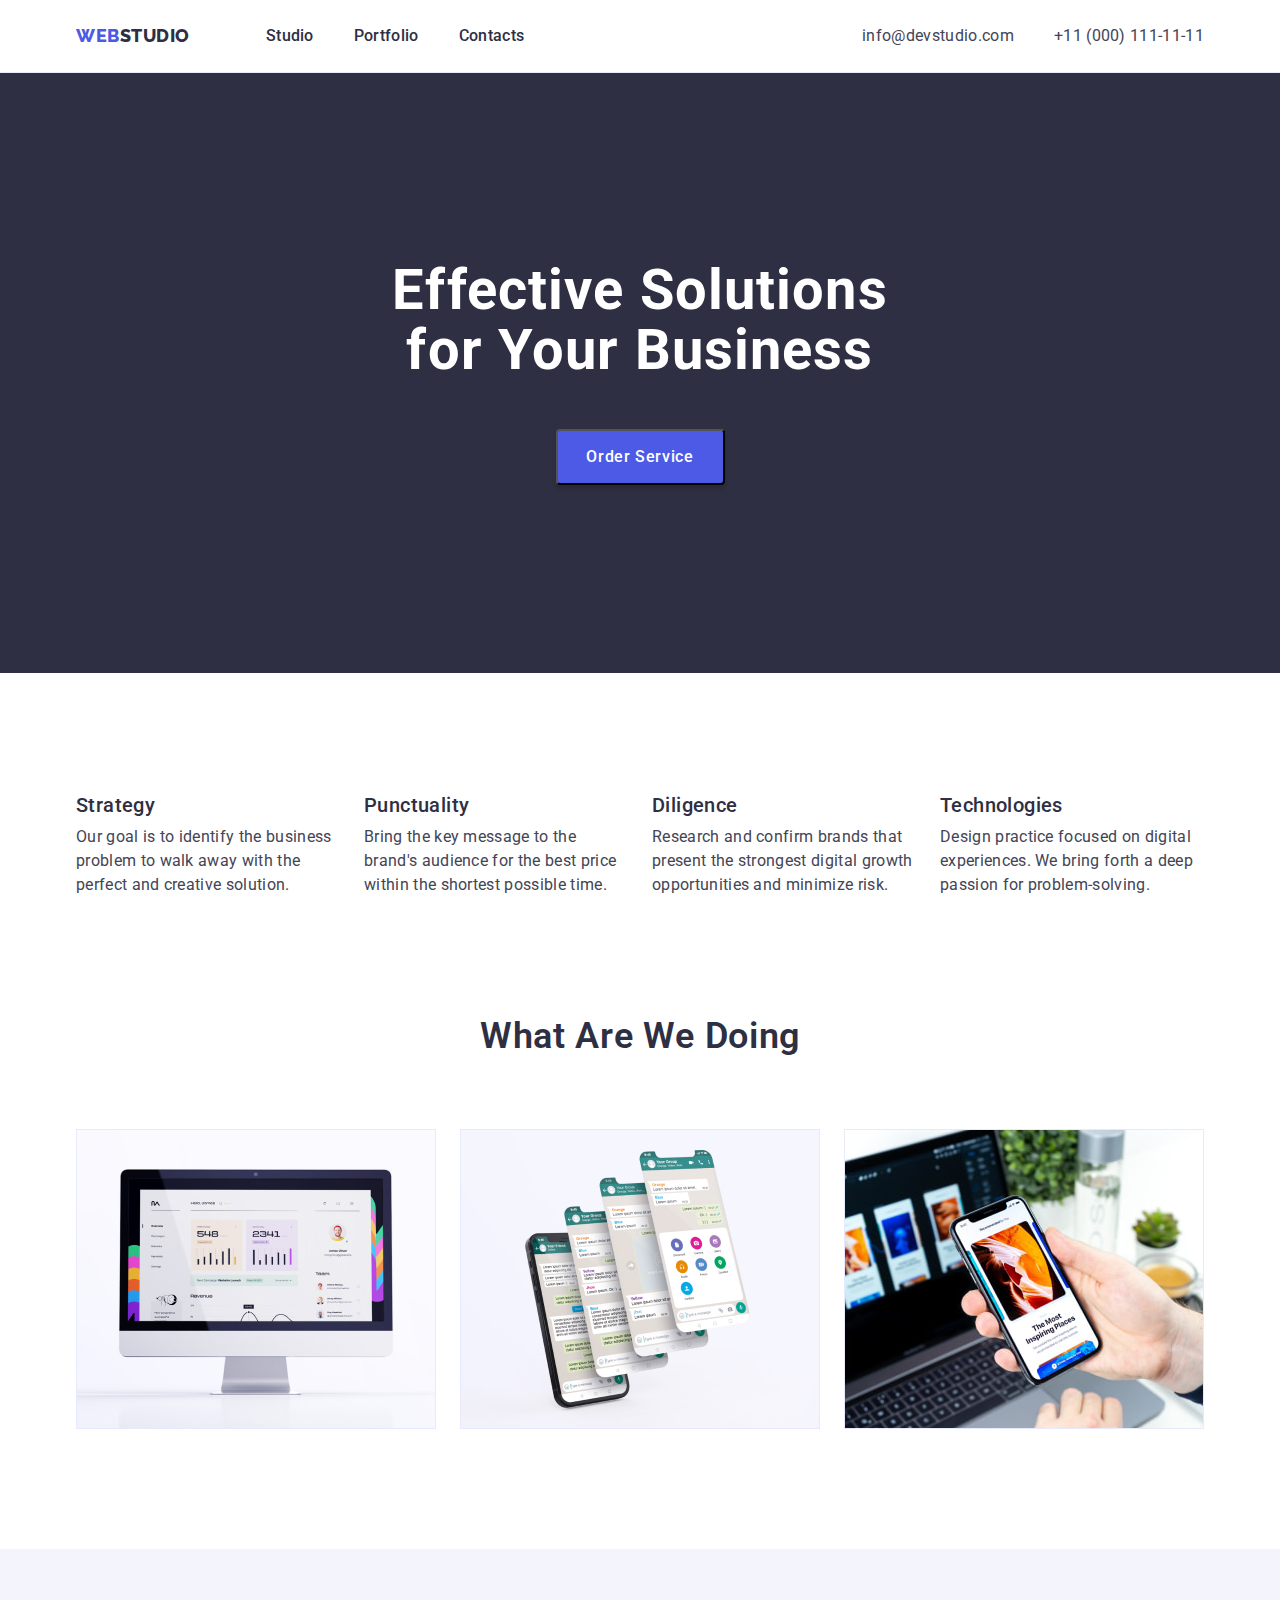
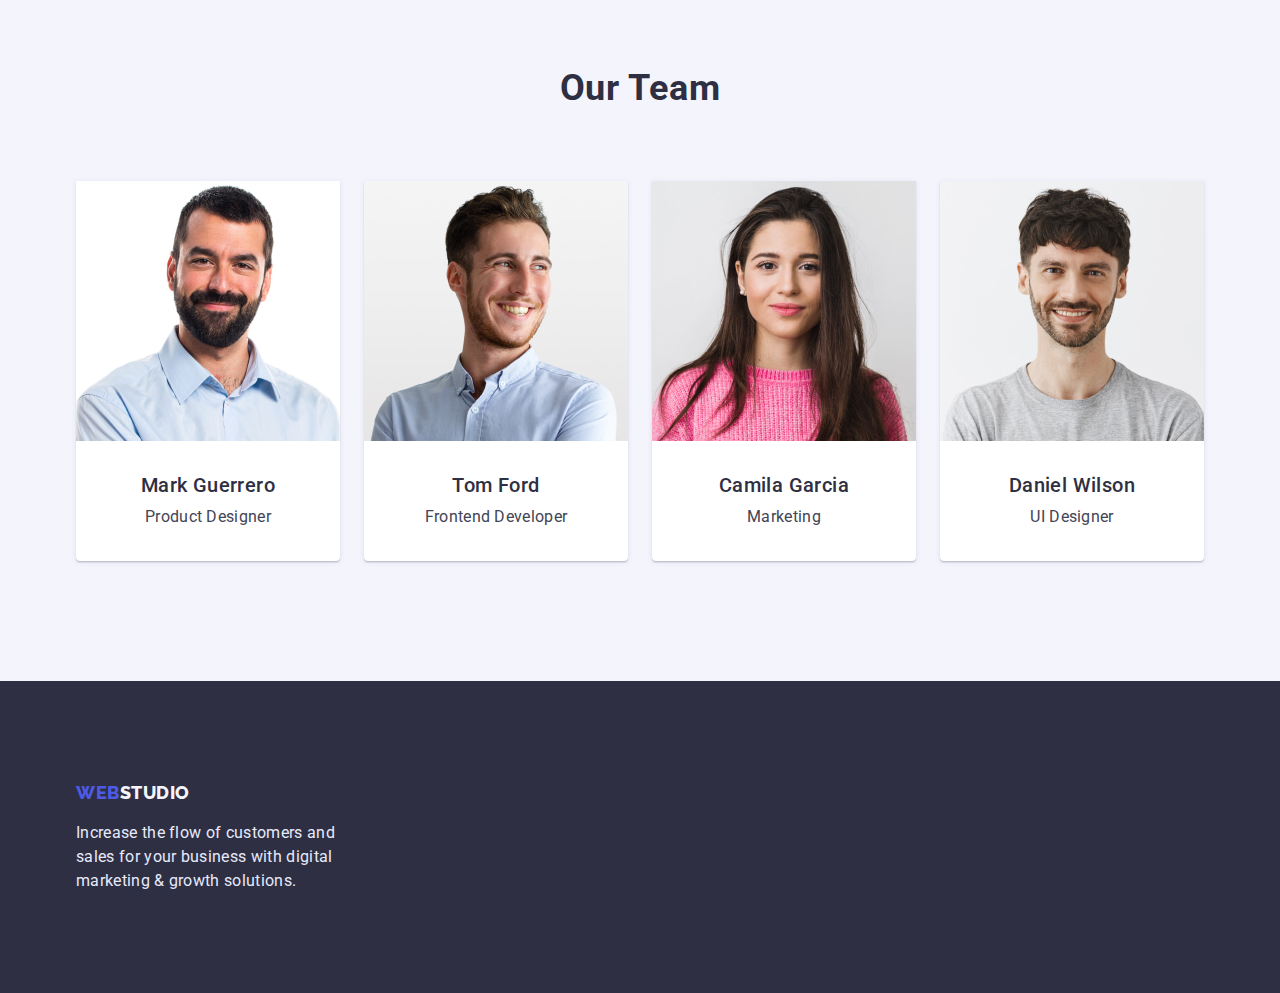
<file: index.html>
<!DOCTYPE html>
<html lang="en">
  <head>
    <meta charset="UTF-8" />
    <meta http-equiv="X-UA-Compatible" content="IE=edge" />
    <meta name="viewport" content="width=device-width, initial-scale=1.0" />
    <title>Web Studio</title>
    <link rel="preconnect" href="https://fonts.googleapis.com" />
    <link rel="preconnect" href="https://fonts.gstatic.com" crossorigin />
    <link
      href="https://fonts.googleapis.com/css2?family=Raleway:wght@800&family=Roboto:wght@400;500;700;900&display=swap"
      rel="stylesheet"
    />
    <link
      rel="stylesheet"
      href="https://cdnjs.cloudflare.com/ajax/libs/modern-normalize/1.1.0/modern-normalize.min.css"
    />
    <link rel="stylesheet" href="./css/styles.css" />
  </head>

  <body class="studio-body">
    <header class="header">
      <div class="header-box container">
        <nav class="header-navigation">
          <a href="./index.html" class="header-logo">
            <span class="header-logo-web">Web</span>Studio
          </a>

          <ul class="header-list list">
            <li class="header-list-pos">
              <a href="./index.html" class="header-list-item">Studio</a>
            </li>
            <li class="header-list-pos">
              <a href="./portfolio.html" class="header-list-item">Portfolio</a>
            </li>
            <li class="header-list-pos">
              <a href="" class="header-list-item">Contacts</a>
            </li>
          </ul>
        </nav>

        <ul class="header-contact list">
          <li class="header-contact-pos">
            <a href="mailto:info@devstudio.com" class="header-contact-item"
              >info@devstudio.com</a
            >
          </li>
          <li class="header-contact-pos">
            <a href="tel:+110001111111" class="header-contact-item"
              >+11 (000) 111-11-11</a
            >
          </li>
        </ul>
      </div>
    </header>

    <main>
      <section class="hero">
        <div class="container">
          <h1 class="hero-title">Effective Solutions for Your Business</h1>
          <button type="button" class="hero-btn button">Order Service</button>
        </div>
      </section>

      <section class="s-one">
        <div class="container">
          <ul class="s-one-list list">
            <li class="s-one-item">
              <h3 class="s-one-title">Strategy</h3>
              <p class="s-one-text">
                Our goal is to identify the business problem to walk away with
                the perfect and creative solution.
              </p>
            </li>
            <li class="s-one-item">
              <h3 class="s-one-title">Punctuality</h3>
              <p class="s-one-text">
                Bring the key message to the brand's audience for the best price
                within the shortest possible time.
              </p>
            </li>
            <li class="s-one-item">
              <h3 class="s-one-title">Diligence</h3>
              <p class="s-one-text">
                Research and confirm brands that present the strongest digital
                growth opportunities and minimize risk.
              </p>
            </li>
            <li class="s-one-item">
              <h3 class="s-one-title">Technologies</h3>
              <p class="s-one-text">
                Design practice focused on digital experiences. We bring forth a
                deep passion for problem-solving.
              </p>
            </li>
          </ul>
        </div>
      </section>

      <section class="s-two">
        <div class="container">
          <h2 class="s-two-title">What are we doing</h2>
          <ul class="s-two-list list">
            <li class="s-two-item">
              <img
                src="./images/wawdimg.jpg"
                alt="desktop version of the site"
                width="360"
                class="img"
              />
            </li>
            <li class="s-two-item">
              <img
                src="./images/wawdimgg.jpg"
                alt="mobile applications"
                width="360"
                class="img"
              />
            </li>
            <li class="s-two-item">
              <img
                src="./images/wawdimggg.jpg"
                alt="mobile version of the site"
                width="360"
                class="img"
              />
            </li>
          </ul>
        </div>
      </section>

      <section class="s-three">
        <div class="container">
          <h2 class="s-three-title">Our Team</h2>
          <ul class="s-tree-list list">
            <li class="s-three-item">
              <img
                src="./images/otimg.jpg"
                alt="foto-1"
                width="264"
                class="s-three-img"
              />
              <h3 class="s-three-name">Mark Guerrero</h3>
              <p class="s-three-text">Product Designer</p>
            </li>

            <li class="s-three-item">
              <img
                src="./images/otimgg.jpg"
                alt="foto-2"
                width="264"
                class="s-three-img"
              />
              <h3 class="s-three-name">Tom Ford</h3>
              <p class="s-three-text">Frontend Developer</p>
            </li>

            <li class="s-three-item">
              <img
                src="./images/otimggg.jpg"
                alt="foto-3"
                width="264"
                class="s-three-img"
              />
              <h3 class="s-three-name">Camila Garcia</h3>
              <p class="s-three-text">Marketing</p>
            </li>

            <li class="s-three-item">
              <img
                src="./images/otimgggg.jpg"
                alt="foto-4"
                width="264"
                class="s-three-img"
              />
              <h3 class="s-three-name">Daniel Wilson</h3>
              <p class="s-three-text">UI Designer</p>
            </li>
          </ul>
        </div>
      </section>
    </main>

    <footer class="footer">
      <div class="container">
        <a href="./index.html" class="footer-logo">
          <span class="header-logo-web">Web</span>
          <span class="footer-logo-studio">Studio</span>
        </a>

        <p class="footer-text">
          Increase the flow of customers and sales for your business with
          digital marketing & growth solutions.
        </p>
      </div>
    </footer>
  </body>
</html>
</file>
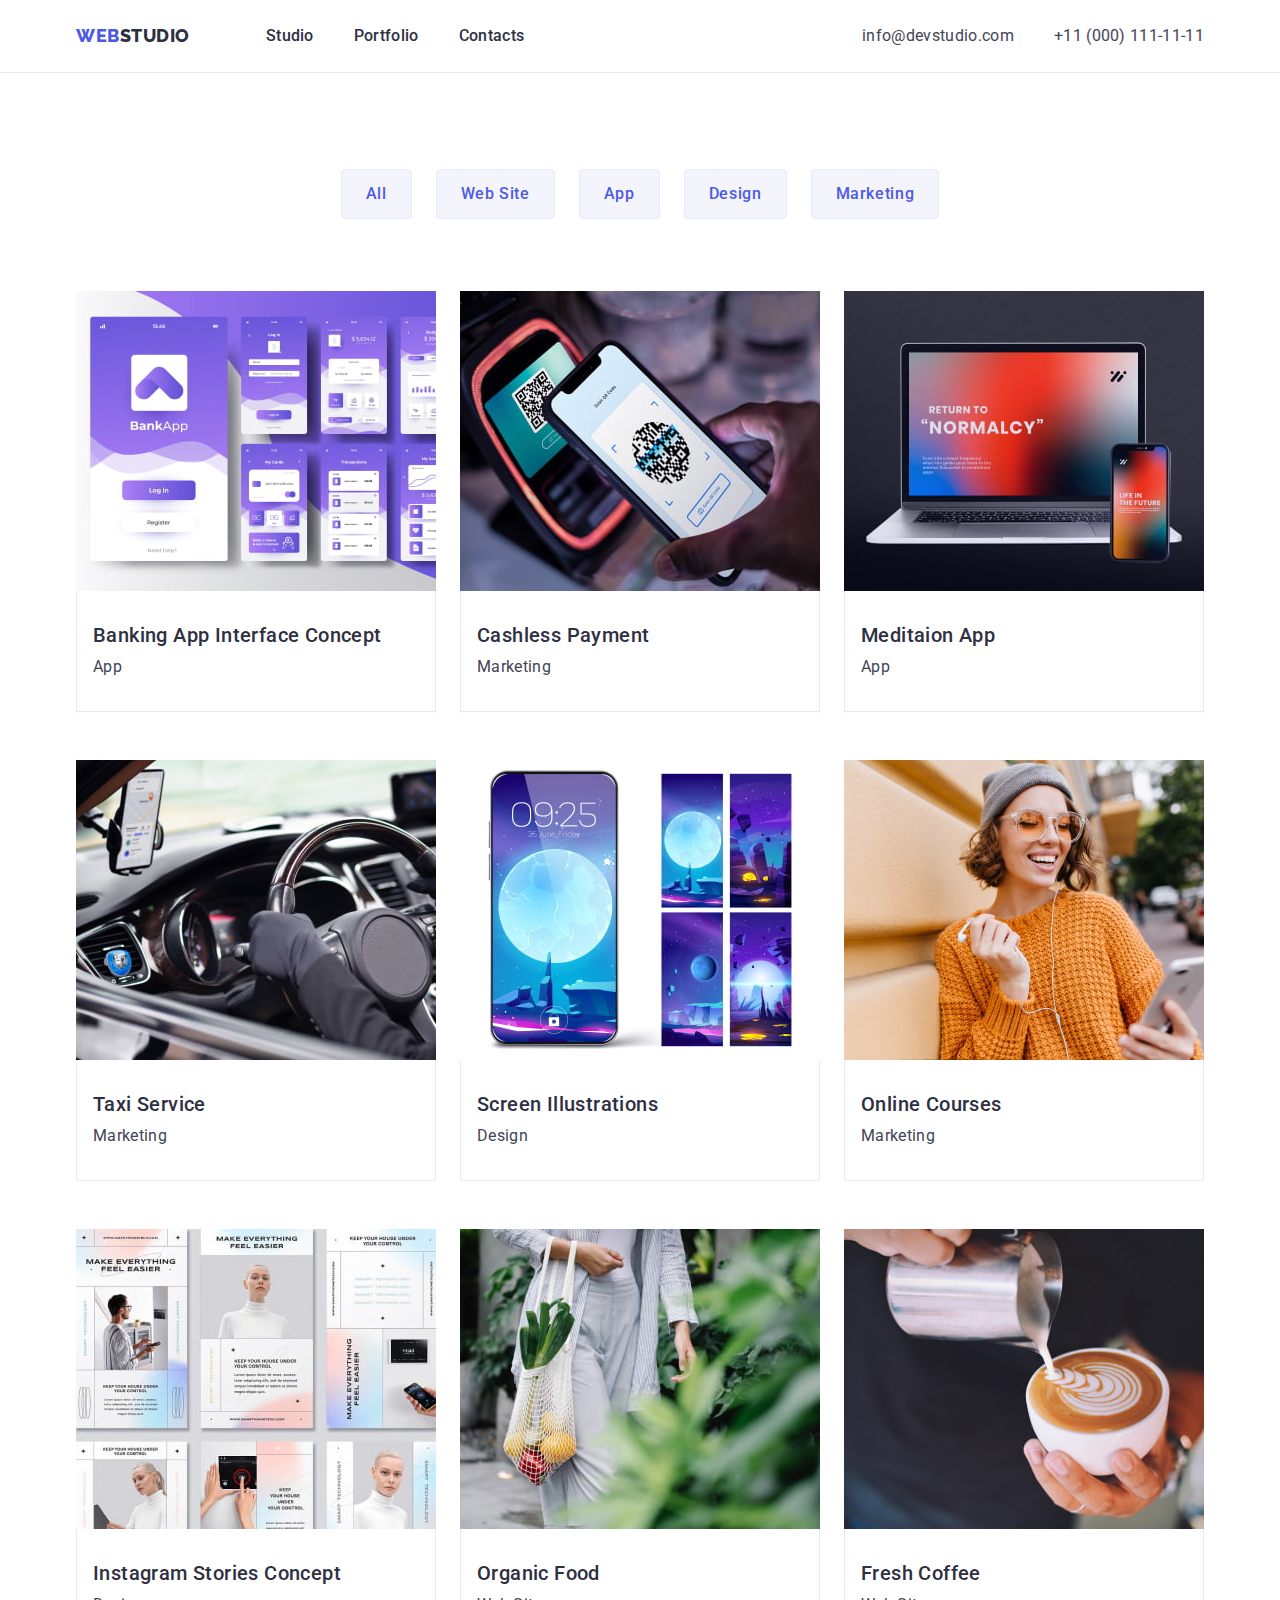
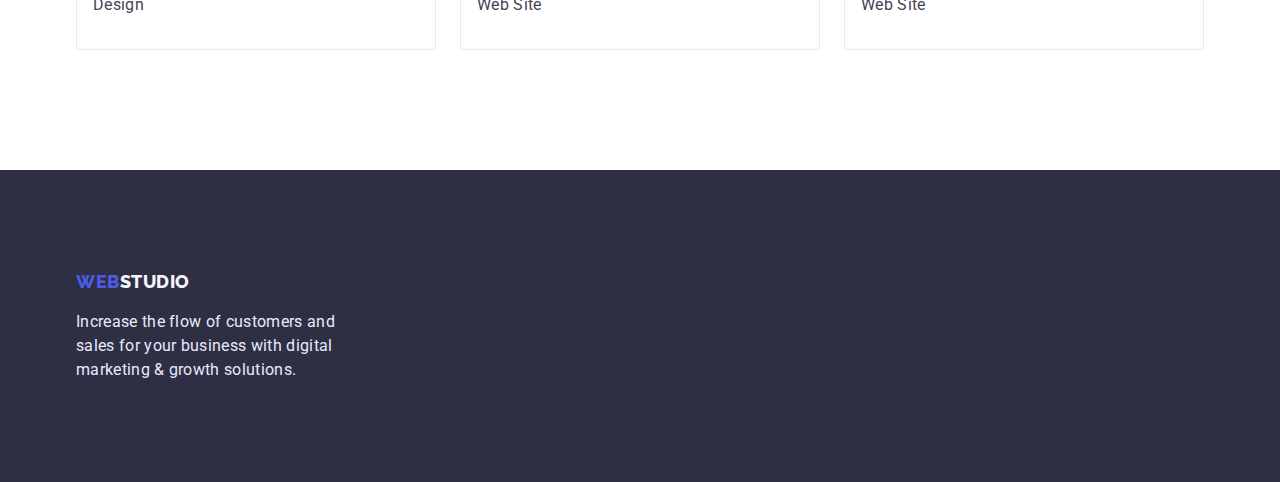
<file: portfolio.html>
<!DOCTYPE html>
<html lang="en">
  <head>
    <meta charset="UTF-8" />
    <meta http-equiv="X-UA-Compatible" content="IE=edge" />
    <meta name="viewport" content="width=device-width, initial-scale=1.0" />
    <title>Web Studio</title>
    <link rel="preconnect" href="https://fonts.googleapis.com" />
    <link rel="preconnect" href="https://fonts.gstatic.com" crossorigin />
    <link
      href="https://fonts.googleapis.com/css2?family=Raleway:wght@800&family=Roboto:wght@400;500;700;900&display=swap"
      rel="stylesheet"
    />
    <link
      rel="stylesheet"
      href="https://cdnjs.cloudflare.com/ajax/libs/modern-normalize/1.1.0/modern-normalize.min.css"
    />
    <link rel="stylesheet" href="./css/styles.css" />
  </head>

  <body class="portfolio-body">
    <header class="header">
      <div class="header-box container">
        <nav class="header-navigation">
          <a href="./index.html" class="header-logo">
            <span class="header-logo-web">Web</span>Studio
          </a>

          <ul class="header-list list">
            <li class="header-list-pos">
              <a href="./index.html" class="header-list-item">Studio</a>
            </li>
            <li class="header-list-pos">
              <a href="./portfolio.html" class="header-list-item">Portfolio</a>
            </li>
            <li class="header-list-pos">
              <a href="" class="header-list-item">Contacts</a>
            </li>
          </ul>
        </nav>

        <ul class="header-contact list">
          <li class="header-contact-pos">
            <a href="mailto:info@devstudio.com" class="header-contact-item"
              >info@devstudio.com</a
            >
          </li>
          <li class="header-contact-pos">
            <a href="tel:+110001111111" class="header-contact-item"
              >+11 (000) 111-11-11</a
            >
          </li>
        </ul>
      </div>
    </header>

    <main class="portfolio-main">
      <section class="p-section">
        <h1 class="visually-hidden">Portfolio</h1>
        <div class="container">
          <ul class="p-btn-list list">
            <li class="p-btn-item">
              <button type="button" class="p-btn button">All</button>
            </li>
            <li class="p-btn-item">
              <button type="button" class="p-btn button">Web Site</button>
            </li>
            <li class="p-btn-item">
              <button type="button" class="p-btn button">App</button>
            </li>
            <li class="p-btn-item">
              <button type="button" class="p-btn button">Design</button>
            </li>
            <li class="p-btn-item">
              <button type="button" class="p-btn button">Marketing</button>
            </li>
          </ul>
          <ul class="p-img-list list">
            <li class="p-img-item">
              <a href="" class="p-img-page">
                <img
                  class="p-img img"
                  src="./images/pimgone.jpg"
                  alt="banking app"
                  width="360"
                />
                <div class="p-img-content">
                  <h2 class="p-img-name p-name">
                    Banking App Interface Concept
                  </h2>
                  <p class="p-img-text p-text">App</p>
                </div>
              </a>
            </li>
            <li class="p-img-item">
              <a href="" class="p-img-page">
                <img
                  class="p-img img"
                  src="./images/pimgtwo.jpg"
                  alt="cashless payment"
                  width="360"
                />
                <div class="p-img-content">
                  <h2 class="p-img-name p-name">Cashless Payment</h2>
                  <p class="p-img-text p-text">Marketing</p>
                </div>
              </a>
            </li>
            <li class="p-img-item">
              <a href="" class="p-img-page">
                <img
                  class="p-img img"
                  src="./images/pimgthree.jpg"
                  alt="meditaion app"
                  width="360"
                />
                <div class="p-img-content">
                  <h2 class="p-img-name p-name">Meditaion App</h2>
                  <p class="p-img-text p-text">App</p>
                </div>
              </a>
            </li>
            <li class="p-img-item">
              <a href="" class="p-img-page">
                <img
                  class="p-img img"
                  src="./images/pimgfour.jpg"
                  alt="taxi service"
                  width="360"
                />
                <div class="p-img-content">
                  <h2 class="p-img-name p-name">Taxi Service</h2>
                  <p class="p-img-text p-text">Marketing</p>
                </div>
              </a>
            </li>
            <li class="p-img-item">
              <a href="" class="p-img-page">
                <img
                  class="p-img img"
                  src="./images/pimgfive.jpg"
                  alt="screen illustrations"
                  width="360"
                />
                <div class="p-img-content">
                  <h2 class="p-img-name p-name">Screen Illustrations</h2>
                  <p class="p-img-text p-text">Design</p>
                </div>
              </a>
            </li>
            <li class="p-img-item">
              <a href="" class="p-img-page">
                <img
                  class="p-img img"
                  src="./images/pimgsix.jpg"
                  alt="online courses"
                  width="360"
                />
                <div class="p-img-content">
                  <h2 class="p-img-name p-name">Online Courses</h2>
                  <p class="p-img-text p-text">Marketing</p>
                </div>
              </a>
            </li>
            <li class="p-img-item">
              <a href="" class="p-img-page">
                <img
                  class="p-img img"
                  src="./images/pimgseven.jpg"
                  alt="instagram concept"
                  width="360"
                />
                <div class="p-img-content">
                  <h2 class="p-img-name p-name">Instagram Stories Concept</h2>
                  <p class="p-img-text p-text">Design</p>
                </div>
              </a>
            </li>
            <li class="p-img-item">
              <a href="" class="p-img-page">
                <img
                  class="p-img img"
                  src="./images/pimgeight.jpg"
                  alt="organic food"
                  width="360"
                />
                <div class="p-img-content">
                  <h2 class="p-img-name p-name">Organic Food</h2>
                  <p class="p-img-text p-text">Web Site</p>
                </div>
              </a>
            </li>
            <li class="p-img-item">
              <a href="" class="p-img-page">
                <img
                  class="p-img img"
                  src="./images/pimgnine.jpg"
                  alt="fresh coffee"
                  width="360"
                />
                <div class="p-img-content">
                  <h2 class="p-img-name p-name">Fresh Coffee</h2>
                  <p class="p-img-text p-text">Web Site</p>
                </div>
              </a>
            </li>
          </ul>
        </div>
      </section>
    </main>

    <footer class="footer">
      <div class="container">
        <a href="./index.html" class="footer-logo">
          <span class="header-logo-web">Web</span>
          <span class="footer-logo-studio">Studio</span>
        </a>

        <p class="footer-text">
          Increase the flow of customers and sales for your business with
          digital marketing & growth solutions.
        </p>
      </div>
    </footer>
  </body>
</html>
</file>
<file: css/styles.css>
/* ------------------ CSS-Змінні ------------------ */

:root {
  --logo-color-web: #4d5ae5;
  --logo-color-studio-dark: #2e2f42;
  --logo-color-studio-white: #f4f4fd;
  --hero-background-color: #2e2f42;
  --hero-title-color: #ffffff;
  --btn-color: #4d5ae5;
  --btn-name-color: #ffffff;
  --btn-active-color: #404bbf;
  --iris-color: #4d5ae5;
  --navy-blue-color: #2e2f42;
  --green-color: #31d0aa;
  --slate-color: #434455;
  --light-slate-color: #8e8f99;
  --cornflower-color: #e7e9fc;
  --cloud-color: #f4f4fd;
}

/* ------------------ Глобальні стилі ------------------ */

html {
  box-sizing: border-box;
}

*,
*::before,
*::after {
  box-sizing: inherit;
}

body {
  font-family: "Roboto", sans-serif;
  color: var(--slate-color);
  background-color: var(--hero-title-color);
  margin: 0;
}

p {
  margin: 0;
  padding: 0;
}

ul {
  margin: 0;
  padding-left: 0;
}

h1,
h2,
h3,
h4,
h5,
h6 {
  margin: 0;
}

address {
  font-style: normal;
}

img {
  display: block;
}

a {
  text-decoration: none;
}

.button {
  cursor: pointer;
  font-family: inherit;
}

.list {
  list-style: none;
}

.container {
  width: 1158px;
  margin-left: auto;
  margin-right: auto;
  padding-left: 15px;
  padding-right: 15px;
}

/* ------------------ HEADER ------------------ */

.header {
  background: var(--hero-title-color);
  border-bottom: 1px solid var(--cornflower-color);
}

.header-box {
  display: flex;
  align-items: center;
}

.header-logo {
  padding-top: 24px;
  margin-right: 76px;
  padding-bottom: 24px;
  display: inline-flex;

  font-family: "Raleway", sans-serif;
  font-weight: 800;
  font-size: 18px;
  line-height: 1.33;
  letter-spacing: 0.03em;
  text-transform: uppercase;
  color: var(--logo-color-studio-dark);
}

.header-logo-web {
  color: var(--logo-color-web);
}

.header-navigation {
  display: flex;
}

.header-list {
  display: flex;
  align-items: center;
  gap: 40px;
}

.header-list-item {
  display: inline-block;
  padding-top: 24px;
  padding-bottom: 24px;

  font-weight: 500;
  font-size: 16px;
  line-height: 1.33;
  letter-spacing: 0.02em;
  color: var(--navy-blue-color);
}

.header-contact {
  display: flex;
  gap: 40px;
  margin-left: auto;
}

.header-contact-item {
  display: inline-block;
  padding-top: 24px;
  padding-bottom: 24px;

  font-style: normal;
  font-weight: 400;
  font-size: 16px;
  line-height: 1.33;
  letter-spacing: 0.02em;
  color: var(--slate-color);
}

/* ------------------- STUDIO-MAIN ------------------ */

/* --- hero --- */

.hero {
  padding-top: 188px;
  padding-bottom: 188px;
  margin: auto;
  text-align: center;

  background-color: var(--hero-background-color);
}

.hero-title {
  max-width: 496px;
  margin-left: auto;
  margin-right: auto;
  margin-bottom: 48px;

  font-weight: 700;
  font-size: 56px;
  line-height: 1.07;
  letter-spacing: 0.02em;
  color: var(--hero-title-color);
}

.hero-btn {
  min-width: 169px;
  height: 56px;

  background: var(--btn-color);
  box-shadow: 0px 4px 4px rgba(0, 0, 0, 0.15);
  border-radius: 4px;
  font-weight: 500;
  font-size: 16px;
  line-height: 1.19;
  letter-spacing: 0.04em;
  color: var(--btn-name-color);
}

/* --- section one --- */

.s-one {
  padding: 120px 0;
}

.s-one-list {
  display: flex;
  gap: 24px;
}

.s-one-item {
  max-width: 264px;
}

.s-one-title {
  margin-bottom: 8px;

  font-weight: 500;
  font-size: 20px;
  line-height: 1.2;
  letter-spacing: 0.02em;
  color: var(--navy-blue-color);
}

.s-one-text {
  font-size: 16px;
  line-height: 1.5;
  letter-spacing: 0.02em;
  color: var(--slate-color);
}

/* --- section two --- */

.s-two {
  padding-bottom: 120px;
}

.s-two-list {
  display: flex;
  gap: 24px;
}

.s-two-item {
  width: calc((100% - 48px) / 3);
}

.s-two-title {
  text-align: center;
  margin-bottom: 72px;

  font-weight: 600;
  font-size: 36px;
  line-height: 1.11;
  letter-spacing: 0.02em;
  text-transform: capitalize;
  color: var(--navy-blue-color);
}

/* --- section three --- */

.s-three {
  padding: 120px 0;
  background: var(--cloud-color);
}

.s-three-title {
  text-align: center;
  margin-bottom: 72px;

  font-weight: 700;
  font-size: 36px;
  line-height: 1.11;
  letter-spacing: 0.02em;
  text-transform: capitalize;
  color: var(--navy-blue-color);
}

.s-tree-list {
  display: flex;
  gap: 24px;
}

.s-three-item {
  width: calc((100% - 72px) / 4);
  text-align: center;

  box-shadow: 0px 1px 6px rgba(46, 47, 66, 0.08),
    0px 1px 1px rgba(46, 47, 66, 0.16), 0px 2px 1px rgba(46, 47, 66, 0.08);
  border-radius: 0px 0px 4px 4px;

  background-color: var(--hero-title-color);
}

.s-three-img {
  margin-bottom: 32px;
}

.s-three-name {
  margin-bottom: 8px;

  font-weight: 500;
  font-size: 20px;
  line-height: 1.2;
  letter-spacing: 0.02em;
  color: var(--navy-blue-color);
}

.s-three-text {
  margin-bottom: 32px;

  font-size: 16px;
  line-height: 1.5;
  letter-spacing: 0.02em;
  color: var(--slate-color);
}

/* ------------------ FOOTER ------------------- */

.footer {
  padding-top: 100px;
  padding-bottom: 100px;
  margin-left: auto;
  margin-right: auto;

  background-color: var(--hero-background-color);
}
.footer-logo {
  margin-bottom: 16px;
  display: inline-flex;

  font-family: "Raleway", sans-serif;
  font-weight: 800;
  font-size: 18px;
  line-height: 1.33;
  letter-spacing: 0.03em;
  text-transform: uppercase;
  text-decoration: none;
  color: var(--logo-color-studio-dark);
}

.footer-logo-studio {
  color: var(--logo-color-studio-white);
}

.footer-text {
  max-width: 264px;

  font-size: 16px;
  line-height: 1.5;
  letter-spacing: 0.02em;
  color: var(--cornflower-color);
}

/* ------------------ PORTFOLIO MAIN ------------------ */

/* --- section one --- */

.p-section {
  padding-top: 96px;
  padding-bottom: 120px;
}

.p-btn-list {
  display: flex;
  gap: 24px;
  margin-bottom: 72px;
  justify-content: center;
}

.p-btn {
  padding: 12px 24px;
  border: 1px solid var(--cornflower-color);
  border-radius: 4px;

  background: var(--cloud-color);

  font-weight: 500;
  font-size: 16px;
  line-height: 1.5;
  letter-spacing: 0.04em;
  color: var(--btn-color);
}

.visually-hidden {
  position: absolute;
  width: 1px;
  height: 1px;
  margin: -1px;
  border: 0;
  padding: 0;
  white-space: nowrap;
  clip-path: inset(100%);
  clip: rect(0 0 0 0);
  overflow: hidden;
}

.p-img-list {
  display: flex;
  flex-wrap: wrap;
  column-gap: 24px;
  row-gap: 48px;
}

.p-img-item {
  width: calc((100% - 48px) / 3);
}

.p-img-content {
  padding-top: 32px;
  padding-left: 16px;
  padding-bottom: 32px;
  border: 1px solid var(--cornflower-color);
  border-top: none;
}

.p-name {
  margin-bottom: 8px;

  font-weight: 500;
  font-size: 20px;
  line-height: 1.2;
  letter-spacing: 0.02em;
  color: var(--navy-blue-color);
}

.p-text {
  font-weight: 400;
  font-size: 16px;
  line-height: 1.5;
  letter-spacing: 0.02em;
  color: var(--slate-color);
}

.header-list-item:hover,
.header-list-item:focus,
.header-contact-item:hover,
.header-contact-item:focus {
  color: var(--iris-color);
}

.p-btn:hover,
.p-btn:focus,
.hero-btn:hover,
.hero-btn:focus {
  background: var(--btn-active-color);
  color: var(--btn-name-color);
}
</file>
